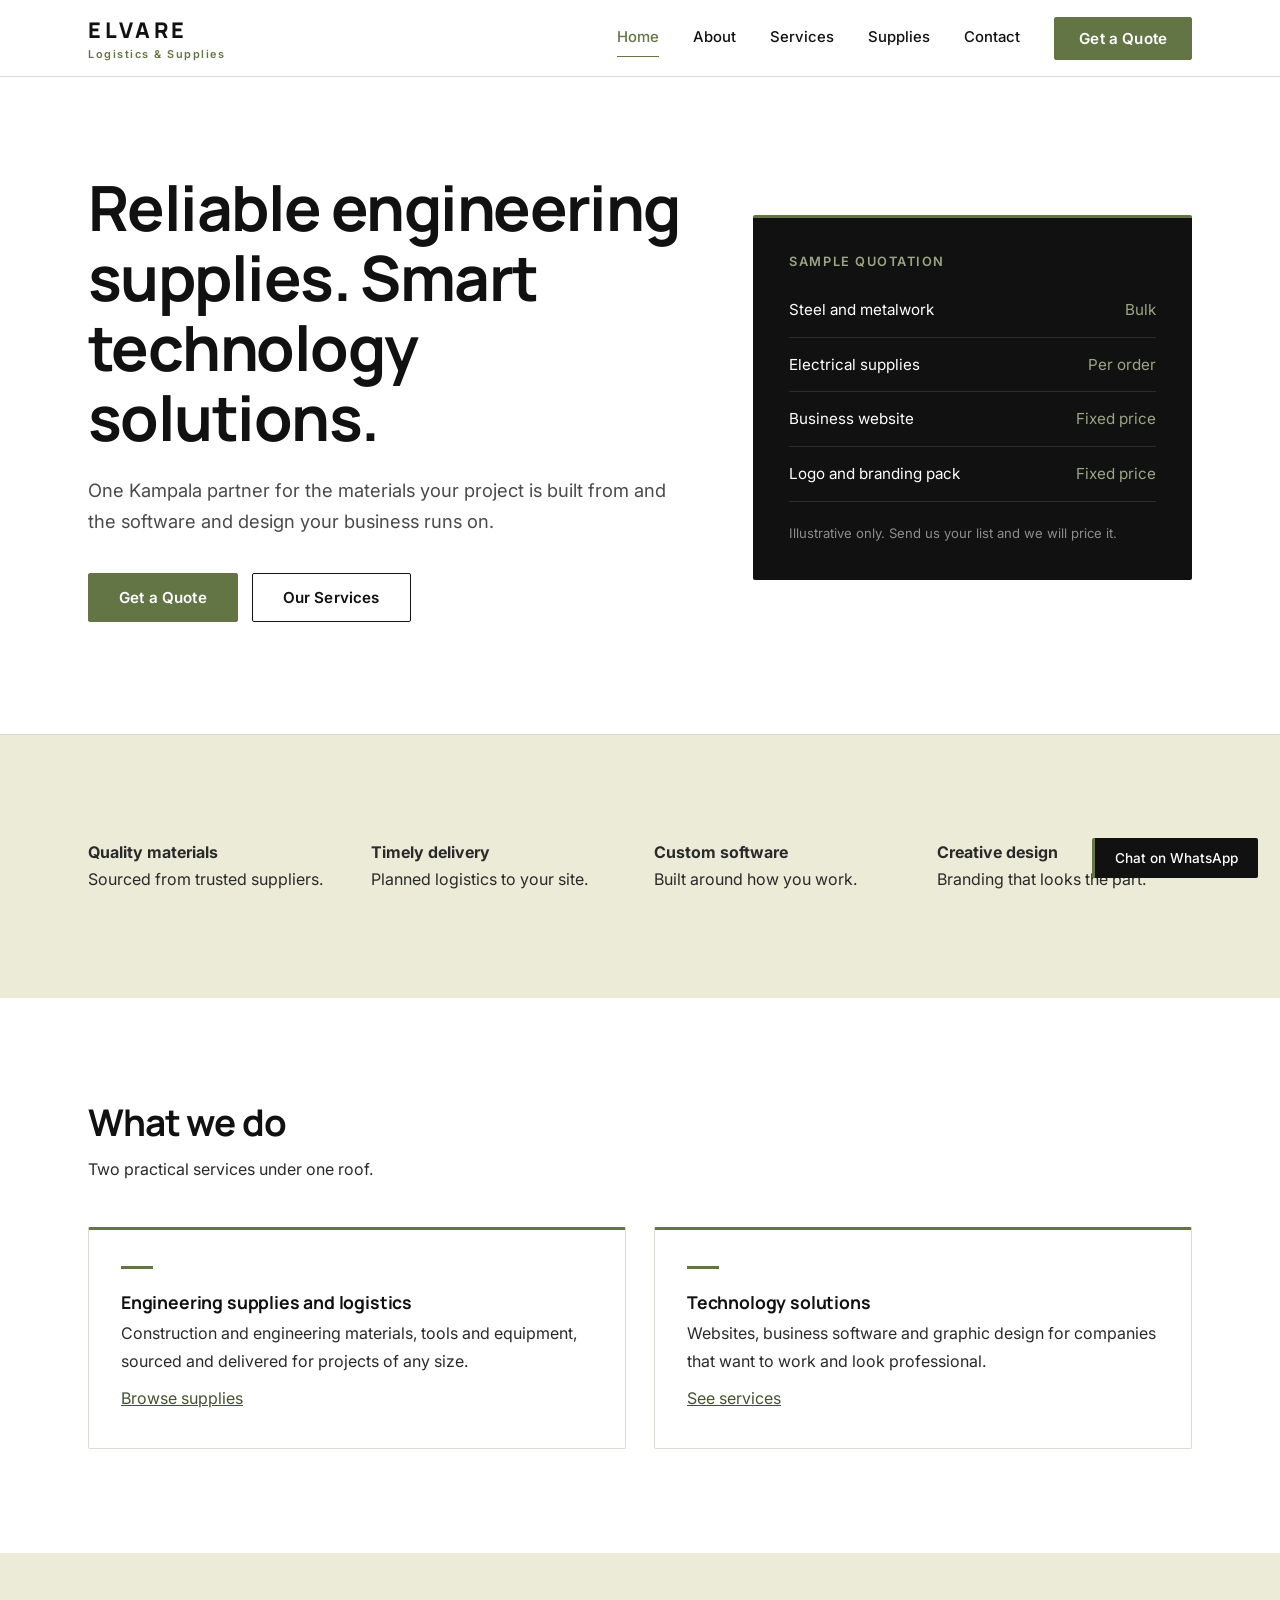
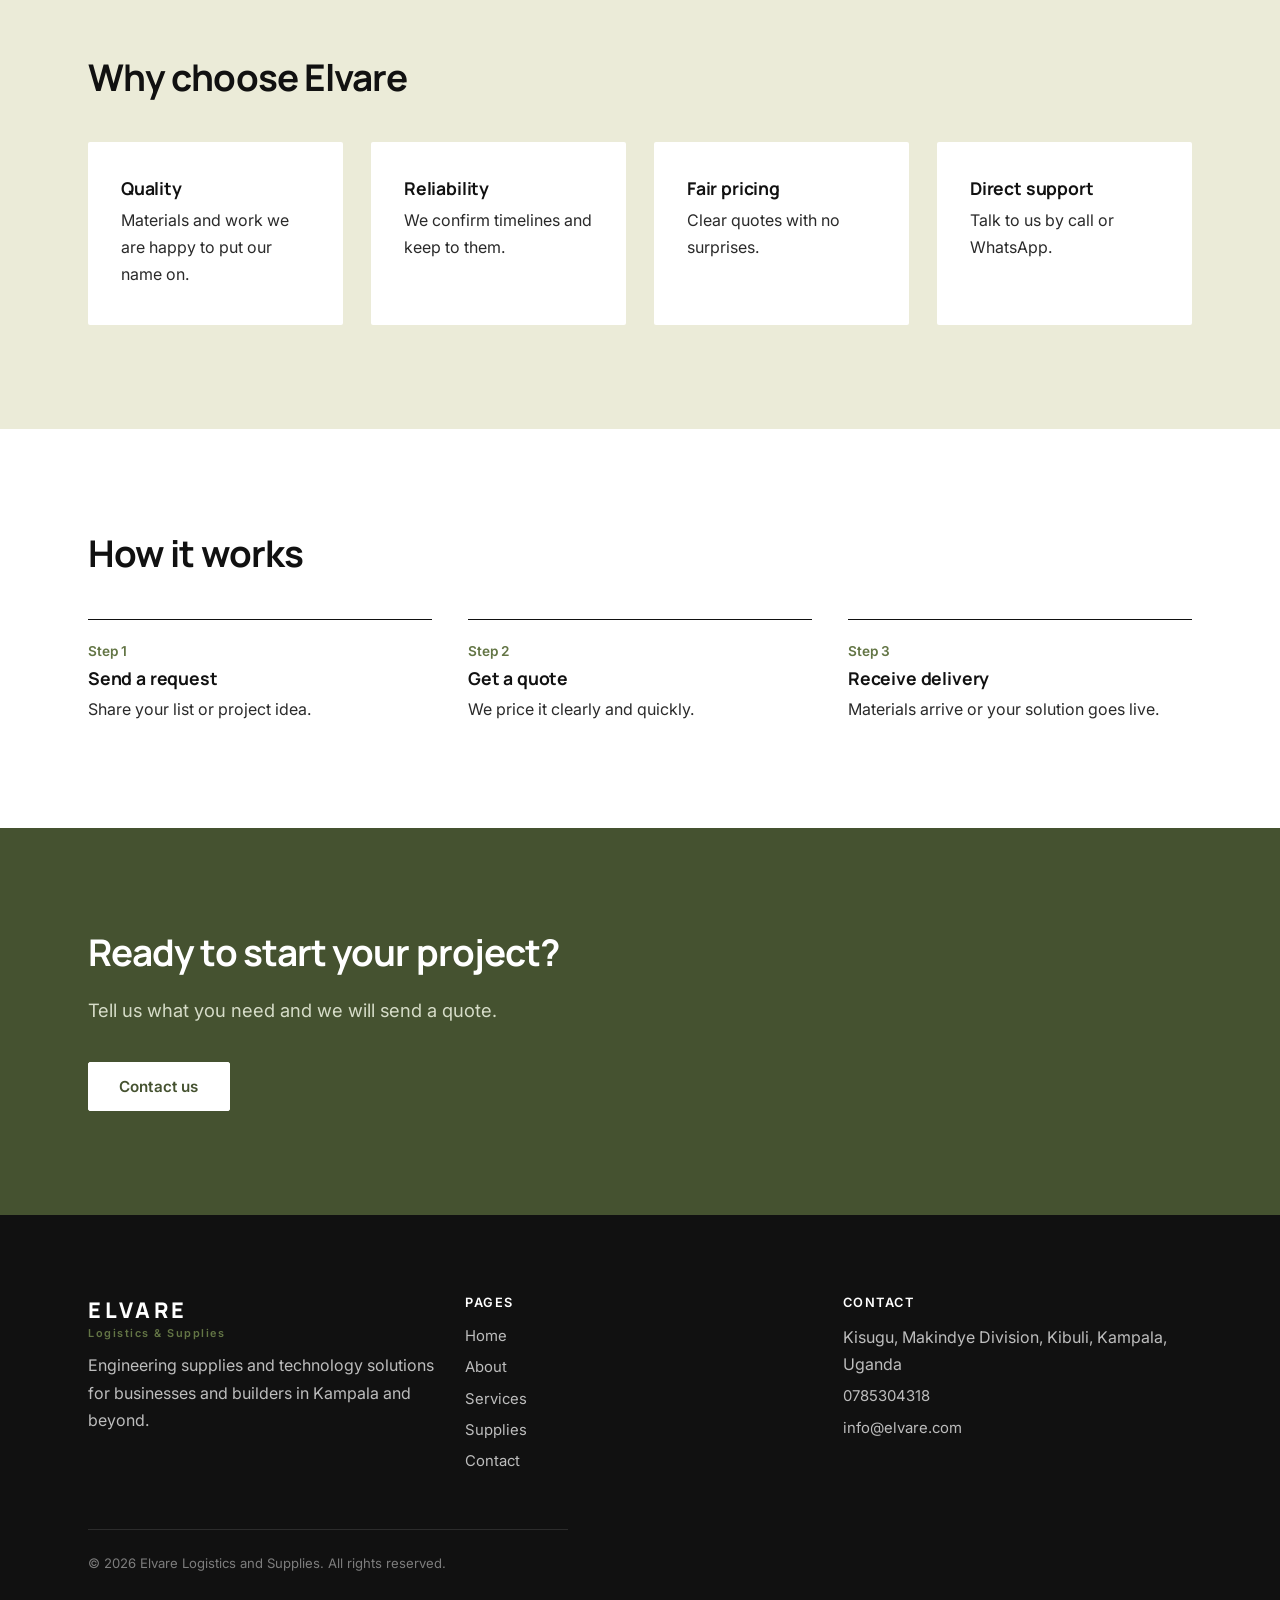
<file: index.html>
<!DOCTYPE html><html lang="en"><head><meta charset="utf-8"><meta name="viewport" content="width=device-width,initial-scale=1">
<title>Engineering Supplies and Technology Solutions in Kampala | Elvare Logistics and Supplies</title><meta name="description" content="Elvare supplies engineering materials and builds software and graphics for businesses in Kampala, Uganda.">
<meta property="og:title" content="Engineering Supplies and Technology Solutions in Kampala | Elvare Logistics and Supplies"><meta property="og:description" content="Elvare supplies engineering materials and builds software and graphics for businesses in Kampala, Uganda."><meta property="og:type" content="website">
<link rel="icon" href="data:image/svg+xml,%3Csvg xmlns='http://www.w3.org/2000/svg' viewBox='0 0 32 32'%3E%3Crect width='32' height='32' rx='6' fill='%23637545'/%3E%3Ctext x='16' y='23' font-size='20' font-weight='800' text-anchor='middle' fill='white'%3EE%3C/text%3E%3C/svg%3E">
<link rel="preconnect" href="https://fonts.googleapis.com"><link href="https://fonts.googleapis.com/css2?family=Manrope:wght@500;600;700;800&family=Inter:wght@400;500;600&display=swap" rel="stylesheet">
<link rel="stylesheet" href="css/style.css"></head><body data-page="index.html"><main>
<section class="hero"><div class="wrap"><div><h1>Reliable engineering supplies. Smart technology solutions.</h1><p class="lead">One Kampala partner for the materials your project is built from and the software and design your business runs on.</p><div class="btns"><a class="btn" href="contact.html">Get a Quote</a><a class="btn out" href="services.html">Our Services</a></div></div>
<aside class="quote" aria-label="Sample quotation"><h3>Sample quotation</h3><div><span>Steel and metalwork</span><span>Bulk</span></div><div><span>Electrical supplies</span><span>Per order</span></div><div><span>Business website</span><span>Fixed price</span></div><div><span>Logo and branding pack</span><span>Fixed price</span></div><p>Illustrative only. Send us your list and we will price it.</p></aside></div></section>
<section class="cream"><div class="wrap"><div class="grid" style="margin-top:0"><div><b>Quality materials</b><p>Sourced from trusted suppliers.</p></div><div><b>Timely delivery</b><p>Planned logistics to your site.</p></div><div><b>Custom software</b><p>Built around how you work.</p></div><div><b>Creative design</b><p>Branding that looks the part.</p></div></div></div></section>
<section><div class="wrap"><h2>What we do</h2><p>Two practical services under one roof.</p><div class="grid two"><div class="card big"><div class="ic">S</div><h3>Engineering supplies and logistics</h3><p>Construction and engineering materials, tools and equipment, sourced and delivered for projects of any size.</p><p style="margin-top:10px"><a href="supplies.html">Browse supplies</a></p></div><div class="card big"><div class="ic">T</div><h3>Technology solutions</h3><p>Websites, business software and graphic design for companies that want to work and look professional.</p><p style="margin-top:10px"><a href="services.html">See services</a></p></div></div></div></section>
<section class="cream"><div class="wrap"><h2>Why choose Elvare</h2><div class="grid"><div class="card"><h3>Quality</h3><p>Materials and work we are happy to put our name on.</p></div><div class="card"><h3>Reliability</h3><p>We confirm timelines and keep to them.</p></div><div class="card"><h3>Fair pricing</h3><p>Clear quotes with no surprises.</p></div><div class="card"><h3>Direct support</h3><p>Talk to us by call or WhatsApp.</p></div></div></div></section>
<section><div class="wrap"><h2>How it works</h2><ol class="steps"><li><h3>Send a request</h3><p>Share your list or project idea.</p></li><li><h3>Get a quote</h3><p>We price it clearly and quickly.</p></li><li><h3>Receive delivery</h3><p>Materials arrive or your solution goes live.</p></li></ol></div></section>
<section class="dark"><div class="wrap"><h2>Ready to start your project?</h2><p class="lead">Tell us what you need and we will send a quote.</p><a class="btn wh" href="contact.html">Contact us</a></div></section>
</main><script src="js/main.js"></script></body></html>
</file>
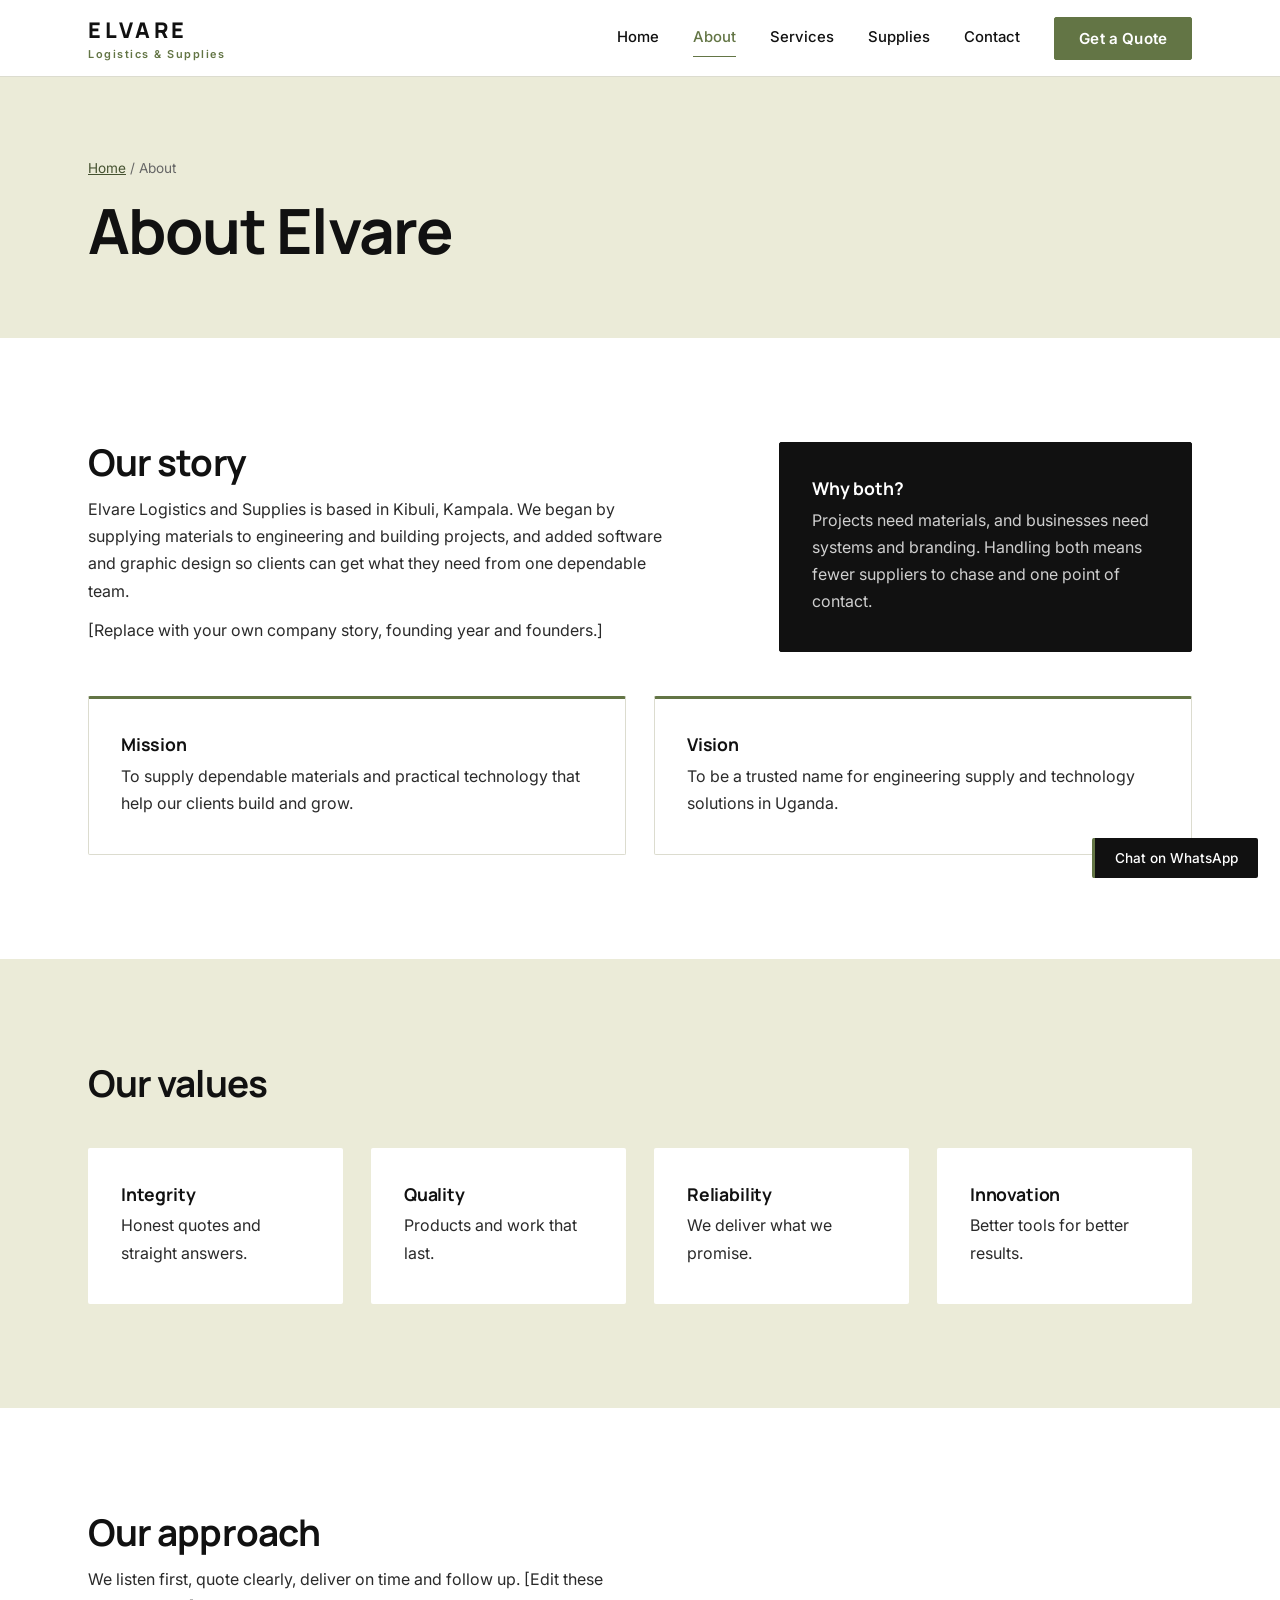
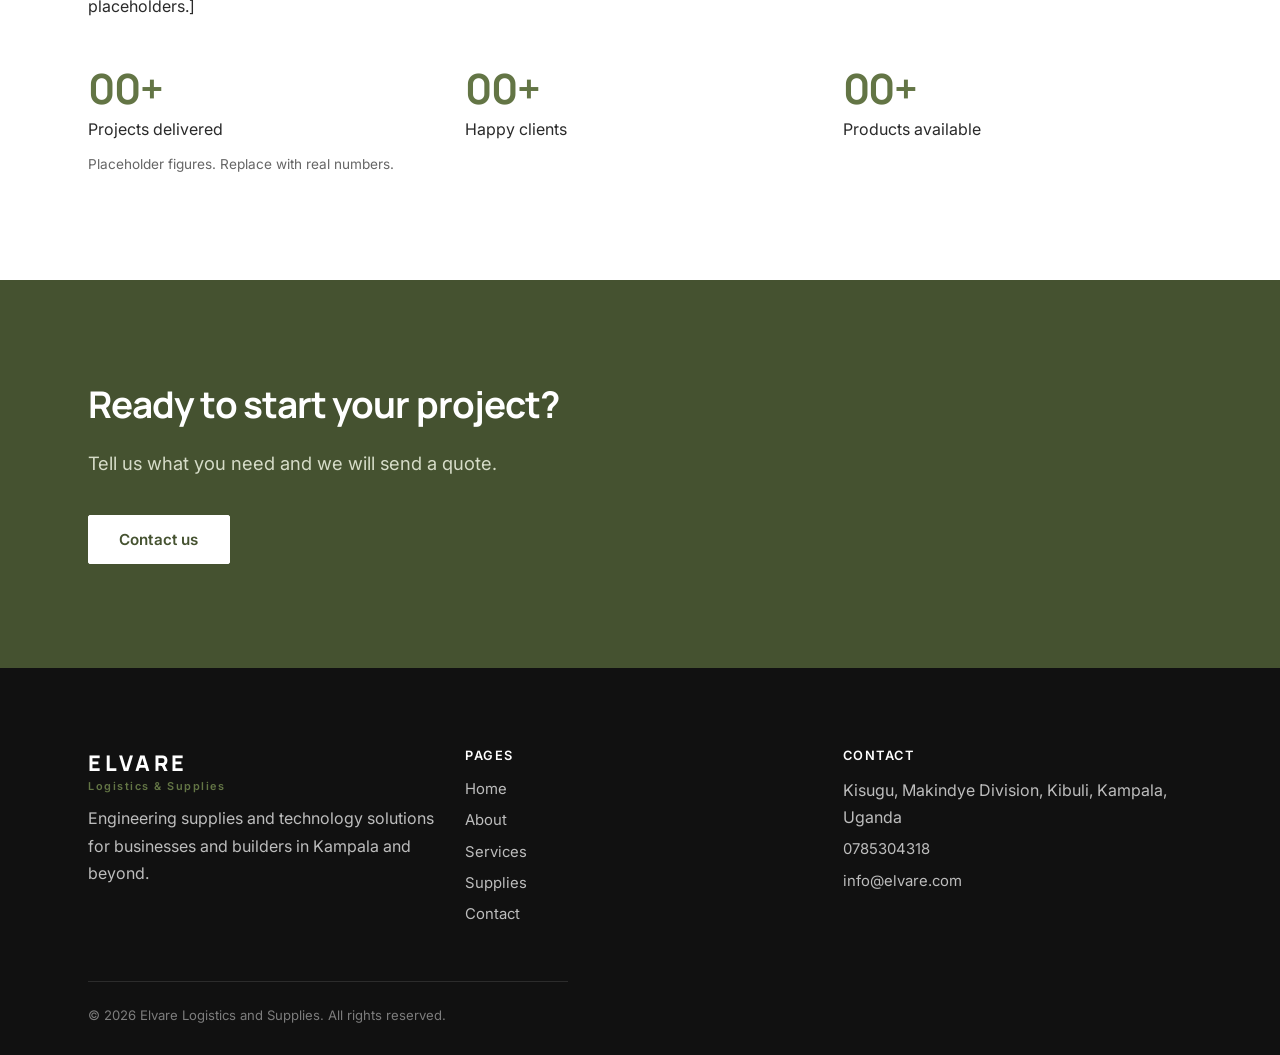
<file: about.html>
<!DOCTYPE html><html lang="en"><head><meta charset="utf-8"><meta name="viewport" content="width=device-width,initial-scale=1">
<title>About Us | Elvare Logistics and Supplies</title><meta name="description" content="Learn about Elvare Logistics and Supplies, our mission, values and how supplies and technology work together.">
<meta property="og:title" content="About Us | Elvare Logistics and Supplies"><meta property="og:description" content="Learn about Elvare Logistics and Supplies, our mission, values and how supplies and technology work together."><meta property="og:type" content="website">
<link rel="icon" href="data:image/svg+xml,%3Csvg xmlns='http://www.w3.org/2000/svg' viewBox='0 0 32 32'%3E%3Crect width='32' height='32' rx='6' fill='%23637545'/%3E%3Ctext x='16' y='23' font-size='20' font-weight='800' text-anchor='middle' fill='white'%3EE%3C/text%3E%3C/svg%3E">
<link rel="preconnect" href="https://fonts.googleapis.com"><link href="https://fonts.googleapis.com/css2?family=Manrope:wght@500;600;700;800&family=Inter:wght@400;500;600&display=swap" rel="stylesheet">
<link rel="stylesheet" href="css/style.css"></head><body data-page="about.html"><main>
<div class="page-h"><div class="wrap"><p class="crumb"><a href="index.html">Home</a> / About</p><h1>About Elvare</h1></div></div>
<section><div class="wrap"><div class="cols"><div><h2>Our story</h2><p>Elvare Logistics and Supplies is based in Kibuli, Kampala. We began by supplying materials to engineering and building projects, and added software and graphic design so clients can get what they need from one dependable team.</p><p style="margin-top:12px">[Replace with your own company story, founding year and founders.]</p></div><div class="card blk"><h3>Why both?</h3><p>Projects need materials, and businesses need systems and branding. Handling both means fewer suppliers to chase and one point of contact.</p></div></div>
<div class="grid two"><div class="card big"><h3>Mission</h3><p>To supply dependable materials and practical technology that help our clients build and grow.</p></div><div class="card big"><h3>Vision</h3><p>To be a trusted name for engineering supply and technology solutions in Uganda.</p></div></div></div></section>
<section class="cream"><div class="wrap"><h2>Our values</h2><div class="grid"><div class="card"><h3>Integrity</h3><p>Honest quotes and straight answers.</p></div><div class="card"><h3>Quality</h3><p>Products and work that last.</p></div><div class="card"><h3>Reliability</h3><p>We deliver what we promise.</p></div><div class="card"><h3>Innovation</h3><p>Better tools for better results.</p></div></div></div></section>
<section><div class="wrap"><h2>Our approach</h2><p>We listen first, quote clearly, deliver on time and follow up. [Edit these placeholders.]</p><div class="stats"><div><b>00+</b>Projects delivered</div><div><b>00+</b>Happy clients</div><div><b>00+</b>Products available</div></div><p style="margin-top:10px;font-size:.85rem;color:#666">Placeholder figures. Replace with real numbers.</p></div></section>
<section class="dark"><div class="wrap"><h2>Ready to start your project?</h2><p class="lead">Tell us what you need and we will send a quote.</p><a class="btn wh" href="contact.html">Contact us</a></div></section>
</main><script src="js/main.js"></script></body></html>
</file>
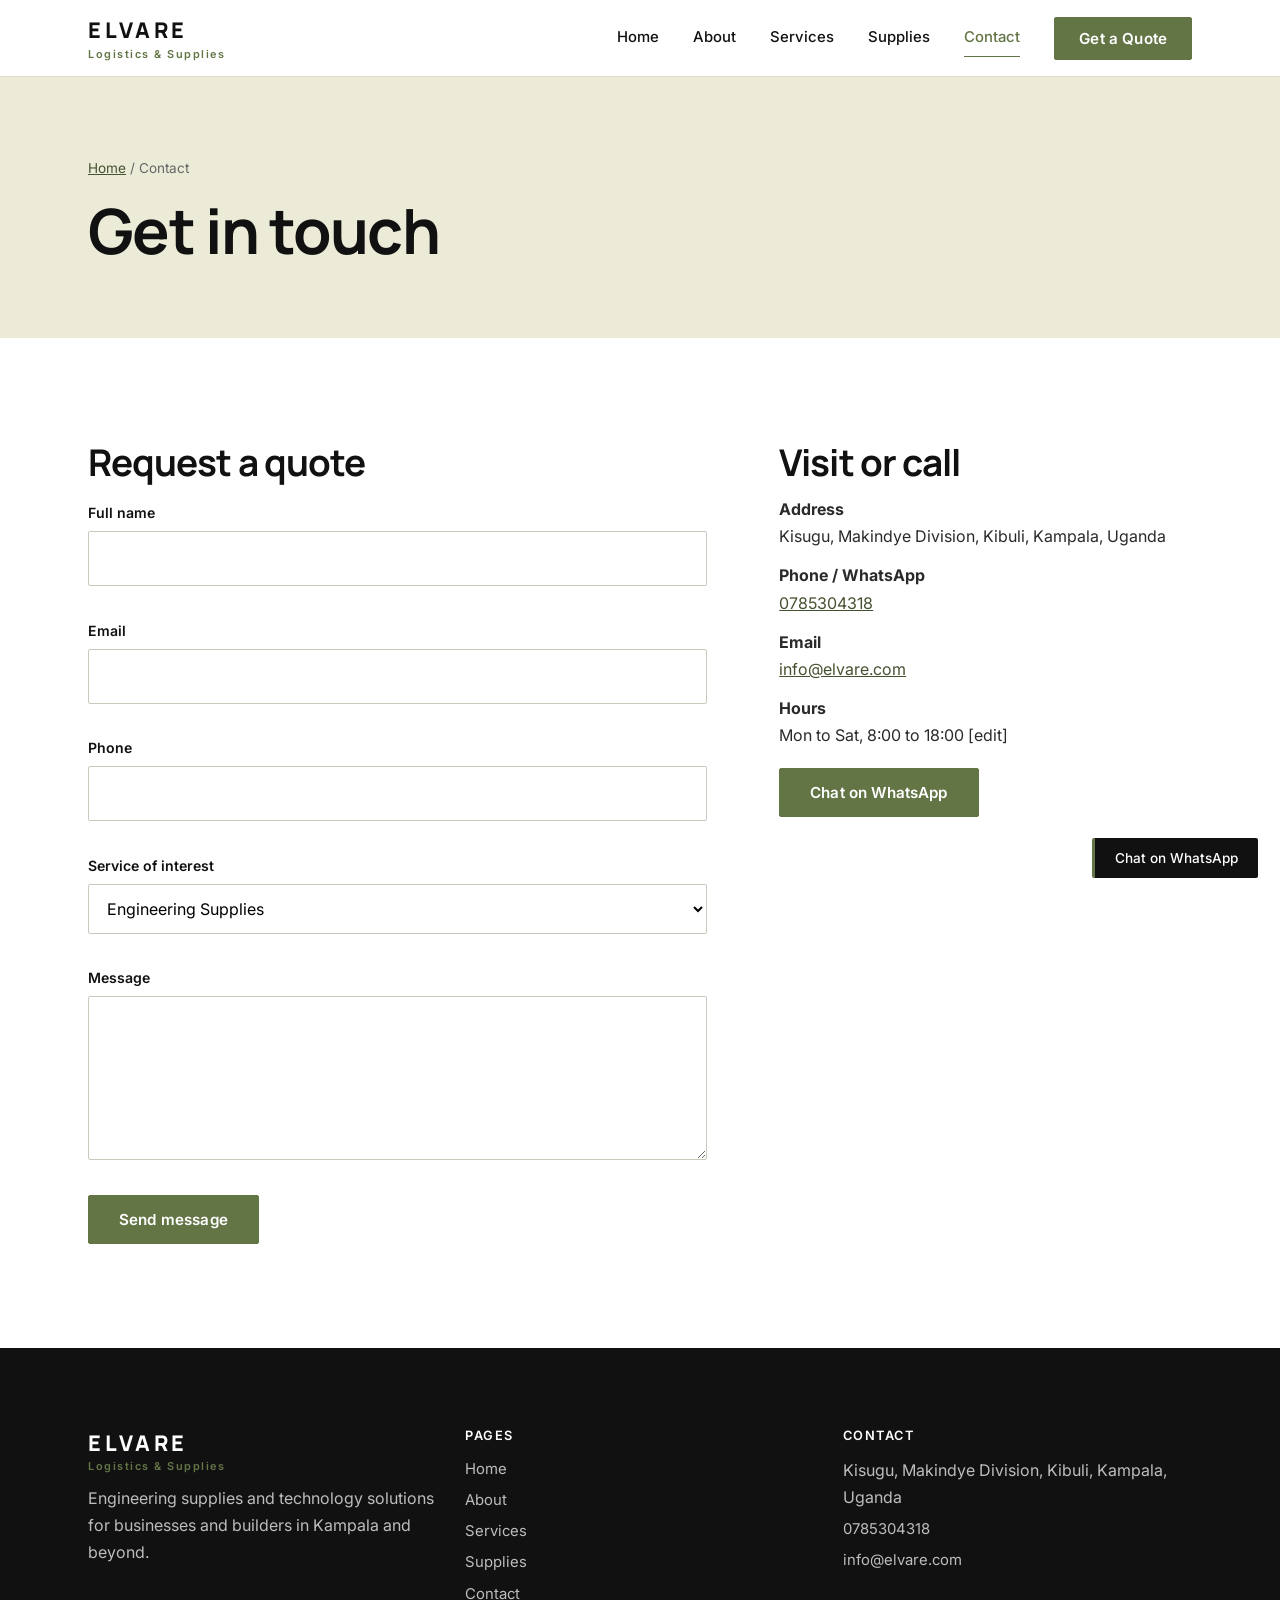
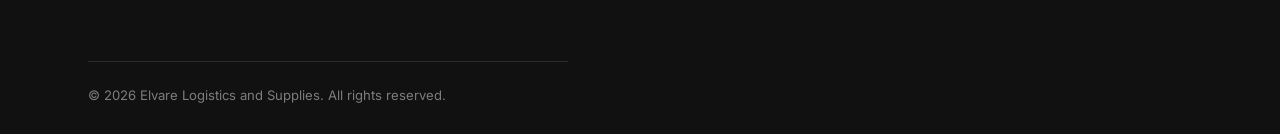
<file: contact.html>
<!DOCTYPE html><html lang="en"><head><meta charset="utf-8"><meta name="viewport" content="width=device-width,initial-scale=1">
<title>Contact | Elvare Logistics and Supplies</title><meta name="description" content="Contact Elvare Logistics and Supplies in Kibuli, Kampala for quotes on engineering supplies, software and graphic design.">
<meta property="og:title" content="Contact | Elvare Logistics and Supplies"><meta property="og:description" content="Contact Elvare Logistics and Supplies in Kibuli, Kampala for quotes on engineering supplies, software and graphic design."><meta property="og:type" content="website">
<link rel="icon" href="data:image/svg+xml,%3Csvg xmlns='http://www.w3.org/2000/svg' viewBox='0 0 32 32'%3E%3Crect width='32' height='32' rx='6' fill='%23637545'/%3E%3Ctext x='16' y='23' font-size='20' font-weight='800' text-anchor='middle' fill='white'%3EE%3C/text%3E%3C/svg%3E">
<link rel="preconnect" href="https://fonts.googleapis.com"><link href="https://fonts.googleapis.com/css2?family=Manrope:wght@500;600;700;800&family=Inter:wght@400;500;600&display=swap" rel="stylesheet">
<link rel="stylesheet" href="css/style.css"></head><body data-page="contact.html"><main>
<div class="page-h"><div class="wrap"><p class="crumb"><a href="index.html">Home</a> / Contact</p><h1>Get in touch</h1></div></div>
<section><div class="wrap"><div class="cols"><div><h2>Request a quote</h2><form id="cf" novalidate>
<label for="name">Full name</label><input id="name" name="name" data-msg="Enter your full name."><div class="err"></div>
<label for="email">Email</label><input id="email" name="email" type="email" data-msg="Enter a valid email address."><div class="err"></div>
<label for="phone">Phone</label><input id="phone" name="phone" type="tel" data-msg="Enter a valid phone number."><div class="err"></div>
<label for="service">Service of interest</label><select id="service" name="service"><option>Engineering Supplies</option><option>Software</option><option>Graphic Design</option><option>Other</option></select><div class="err"></div>
<label for="message">Message</label><textarea id="message" name="message" rows="5" data-msg="Write at least 10 characters."></textarea><div class="err"></div>
<button class="btn" type="submit" style="margin-top:12px">Send message</button></form>
<div id="ok" role="status">Message ready. WhatsApp has opened with your details so you can send it straight to us.</div></div>
<aside><h2>Visit or call</h2><p><b>Address</b><br>Kisugu, Makindye Division, Kibuli, Kampala, Uganda</p><p style="margin-top:12px"><b>Phone / WhatsApp</b><br><a href="tel:0785304318">0785304318</a></p><p style="margin-top:12px"><b>Email</b><br><a href="mailto:info@elvare.com">info@elvare.com</a></p><p style="margin-top:12px"><b>Hours</b><br>Mon to Sat, 8:00 to 18:00 [edit]</p>
<p style="margin-top:18px"><a class="btn" href="https://wa.me/256785304318" target="_blank" rel="noopener">Chat on WhatsApp</a></p>
<iframe title="Map of Kibuli, Kampala" loading="lazy" src="https://maps.google.com/maps?q=Kibuli,Kampala&output=embed"></iframe></aside></div></div></section>
</main><script src="js/main.js"></script></body></html>
</file>
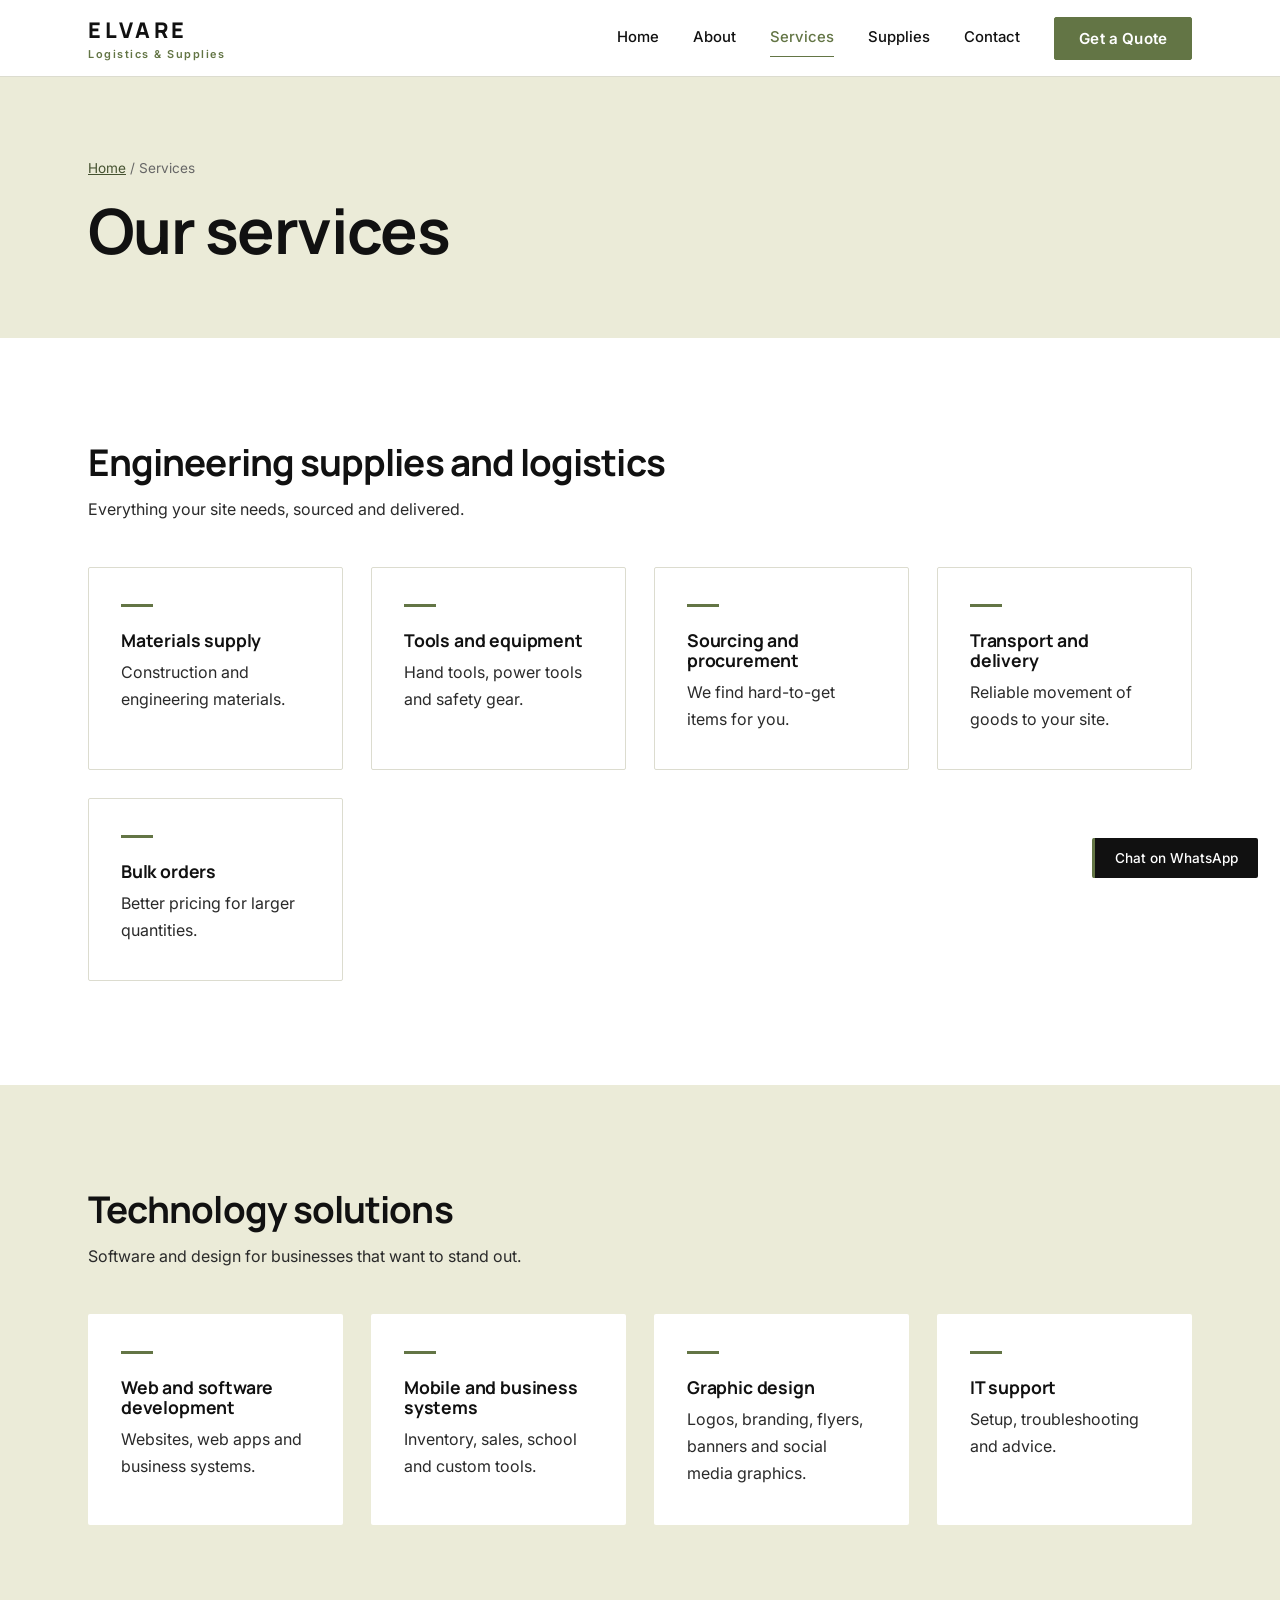
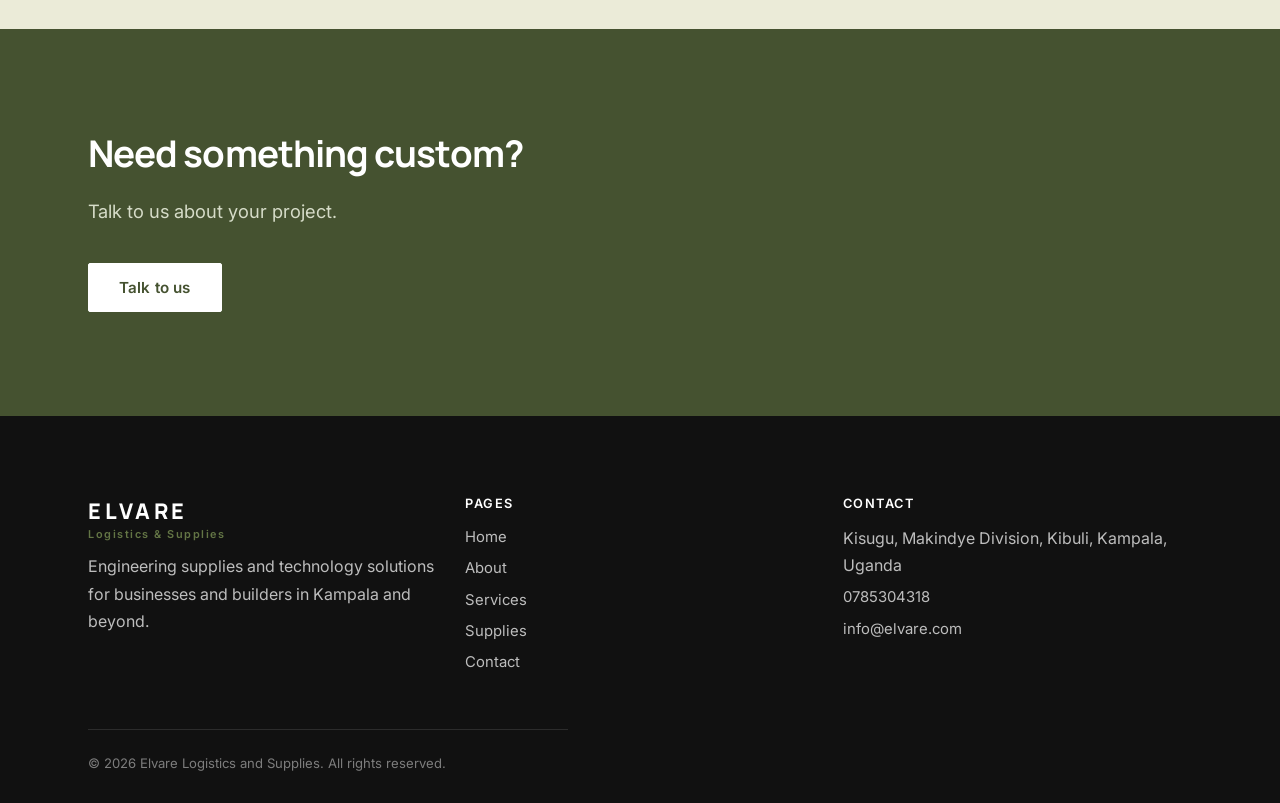
<file: services.html>
<!DOCTYPE html><html lang="en"><head><meta charset="utf-8"><meta name="viewport" content="width=device-width,initial-scale=1">
<title>Services | Elvare Logistics and Supplies</title><meta name="description" content="Engineering supplies, logistics, software development, web design and graphic design from Elvare in Kampala.">
<meta property="og:title" content="Services | Elvare Logistics and Supplies"><meta property="og:description" content="Engineering supplies, logistics, software development, web design and graphic design from Elvare in Kampala."><meta property="og:type" content="website">
<link rel="icon" href="data:image/svg+xml,%3Csvg xmlns='http://www.w3.org/2000/svg' viewBox='0 0 32 32'%3E%3Crect width='32' height='32' rx='6' fill='%23637545'/%3E%3Ctext x='16' y='23' font-size='20' font-weight='800' text-anchor='middle' fill='white'%3EE%3C/text%3E%3C/svg%3E">
<link rel="preconnect" href="https://fonts.googleapis.com"><link href="https://fonts.googleapis.com/css2?family=Manrope:wght@500;600;700;800&family=Inter:wght@400;500;600&display=swap" rel="stylesheet">
<link rel="stylesheet" href="css/style.css"></head><body data-page="services.html"><main>
<div class="page-h"><div class="wrap"><p class="crumb"><a href="index.html">Home</a> / Services</p><h1>Our services</h1></div></div>
<section><div class="wrap"><h2>Engineering supplies and logistics</h2><p>Everything your site needs, sourced and delivered.</p><div class="grid">
<div class="card"><div class="ic">M</div><h3>Materials supply</h3><p>Construction and engineering materials.</p></div>
<div class="card"><div class="ic">T</div><h3>Tools and equipment</h3><p>Hand tools, power tools and safety gear.</p></div>
<div class="card"><div class="ic">P</div><h3>Sourcing and procurement</h3><p>We find hard-to-get items for you.</p></div>
<div class="card"><div class="ic">D</div><h3>Transport and delivery</h3><p>Reliable movement of goods to your site.</p></div>
<div class="card"><div class="ic">B</div><h3>Bulk orders</h3><p>Better pricing for larger quantities.</p></div></div></div></section>
<section class="cream"><div class="wrap"><h2>Technology solutions</h2><p>Software and design for businesses that want to stand out.</p><div class="grid">
<div class="card"><div class="ic">W</div><h3>Web and software development</h3><p>Websites, web apps and business systems.</p></div>
<div class="card"><div class="ic">A</div><h3>Mobile and business systems</h3><p>Inventory, sales, school and custom tools.</p></div>
<div class="card"><div class="ic">G</div><h3>Graphic design</h3><p>Logos, branding, flyers, banners and social media graphics.</p></div>
<div class="card"><div class="ic">I</div><h3>IT support</h3><p>Setup, troubleshooting and advice.</p></div></div></div></section>
<section class="dark"><div class="wrap"><h2>Need something custom?</h2><p class="lead">Talk to us about your project.</p><a class="btn wh" href="contact.html">Talk to us</a></div></section>
</main><script src="js/main.js"></script></body></html>
</file>
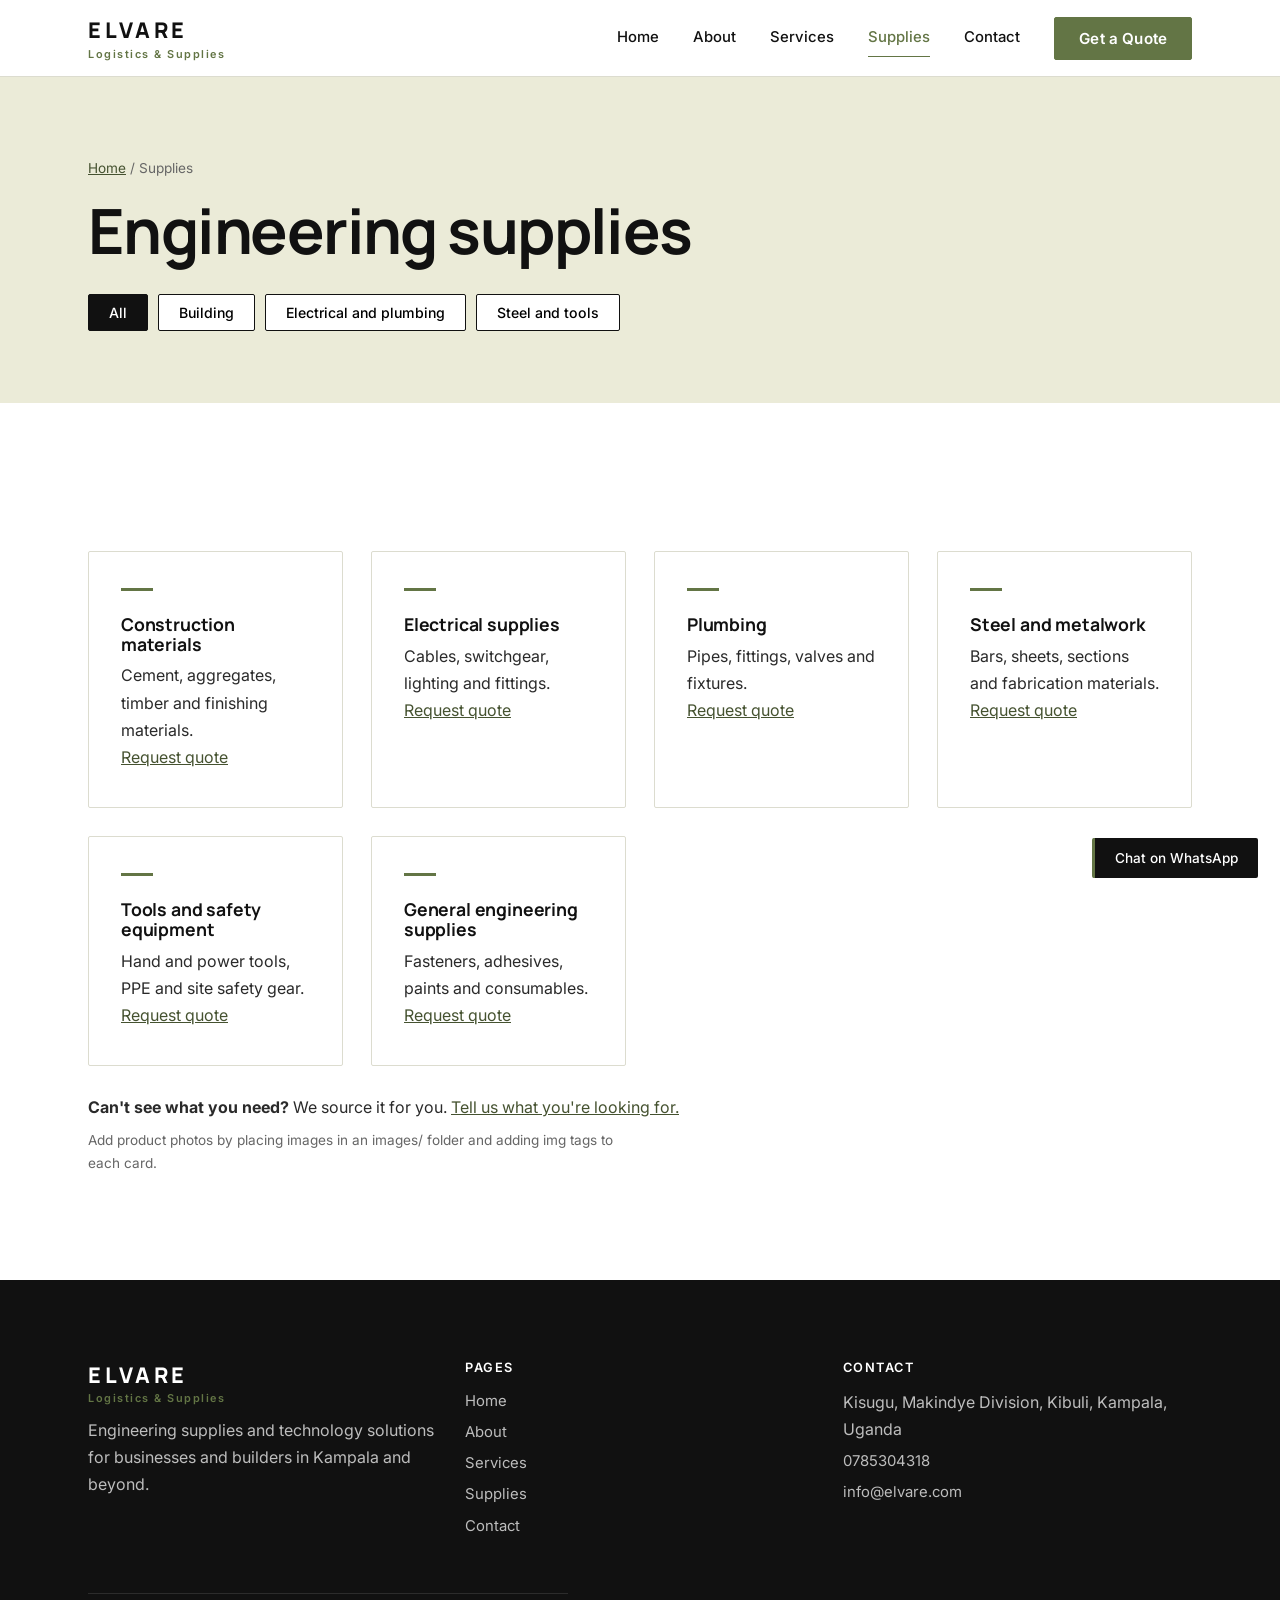
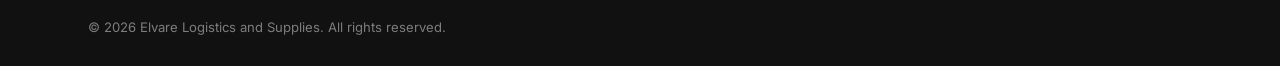
<file: supplies.html>
<!DOCTYPE html><html lang="en"><head><meta charset="utf-8"><meta name="viewport" content="width=device-width,initial-scale=1">
<title>Supplies | Elvare Logistics and Supplies</title><meta name="description" content="Browse engineering supply categories from Elvare: construction materials, electrical, plumbing, steel, tools and safety equipment.">
<meta property="og:title" content="Supplies | Elvare Logistics and Supplies"><meta property="og:description" content="Browse engineering supply categories from Elvare: construction materials, electrical, plumbing, steel, tools and safety equipment."><meta property="og:type" content="website">
<link rel="icon" href="data:image/svg+xml,%3Csvg xmlns='http://www.w3.org/2000/svg' viewBox='0 0 32 32'%3E%3Crect width='32' height='32' rx='6' fill='%23637545'/%3E%3Ctext x='16' y='23' font-size='20' font-weight='800' text-anchor='middle' fill='white'%3EE%3C/text%3E%3C/svg%3E">
<link rel="preconnect" href="https://fonts.googleapis.com"><link href="https://fonts.googleapis.com/css2?family=Manrope:wght@500;600;700;800&family=Inter:wght@400;500;600&display=swap" rel="stylesheet">
<link rel="stylesheet" href="css/style.css"></head><body data-page="supplies.html"><main>
<div class="page-h"><div class="wrap"><p class="crumb"><a href="index.html">Home</a> / Supplies</p><h1>Engineering supplies</h1><div class="filters"><button class="on" data-f="all">All</button><button data-f="build">Building</button><button data-f="utility">Electrical and plumbing</button><button data-f="metal">Steel and tools</button></div></div></div>
<section><div class="wrap"><div class="grid">
<div class="card" data-c="build"><div class="ic">C</div><h3>Construction materials</h3><p>Cement, aggregates, timber and finishing materials.</p><p><a href="contact.html?service=Engineering%20Supplies">Request quote</a></p></div>
<div class="card" data-c="utility"><div class="ic">E</div><h3>Electrical supplies</h3><p>Cables, switchgear, lighting and fittings.</p><p><a href="contact.html?service=Engineering%20Supplies">Request quote</a></p></div>
<div class="card" data-c="utility"><div class="ic">P</div><h3>Plumbing</h3><p>Pipes, fittings, valves and fixtures.</p><p><a href="contact.html?service=Engineering%20Supplies">Request quote</a></p></div>
<div class="card" data-c="metal"><div class="ic">S</div><h3>Steel and metalwork</h3><p>Bars, sheets, sections and fabrication materials.</p><p><a href="contact.html?service=Engineering%20Supplies">Request quote</a></p></div>
<div class="card" data-c="metal"><div class="ic">T</div><h3>Tools and safety equipment</h3><p>Hand and power tools, PPE and site safety gear.</p><p><a href="contact.html?service=Engineering%20Supplies">Request quote</a></p></div>
<div class="card" data-c="build"><div class="ic">G</div><h3>General engineering supplies</h3><p>Fasteners, adhesives, paints and consumables.</p><p><a href="contact.html?service=Engineering%20Supplies">Request quote</a></p></div></div>
<p style="margin-top:28px"><b>Can't see what you need?</b> We source it for you. <a href="contact.html">Tell us what you're looking for.</a></p><p style="font-size:.85rem;color:#666;margin-top:8px">Add product photos by placing images in an images/ folder and adding img tags to each card.</p></div></section>
</main><script src="js/main.js"></script></body></html>
</file>
<file: css/style.css>
:root{--cream:#EBEBD8;--g:#637545;--gd:#455230;--sage:#9BA685;--k:#111;--w:#fff;--line:#dcdccf;--hf:Manrope,Inter,system-ui,sans-serif}
*{box-sizing:border-box;margin:0;padding:0}
html{scroll-behavior:smooth}
body{font:400 16px/1.7 Inter,system-ui,sans-serif;color:#2a2a2a;background:var(--w);-webkit-font-smoothing:antialiased}
h1,h2,h3{font-family:var(--hf);color:var(--k);line-height:1.12;letter-spacing:-.025em}
h1{font-size:clamp(2.4rem,5vw,3.9rem);font-weight:700}
h2{font-size:clamp(1.7rem,3vw,2.3rem);font-weight:700;margin-bottom:.8rem}
h3{font-size:1.1rem;font-weight:700;margin-bottom:.5rem;letter-spacing:-.01em}
a{color:var(--gd)}
p{max-width:60ch}
img{max-width:100%}
:focus-visible{outline:2px solid var(--g);outline-offset:3px}
.wrap{max-width:1160px;margin:0 auto;padding:0 28px}
section{padding:104px 0}
.cream{background:var(--cream)}
.dark{background:var(--gd);color:#e8ecdf}.dark h2{color:#fff}.dark a{color:#fff}
.lead{font-size:1.15rem;color:#4a4a4a;margin:22px 0 36px;line-height:1.7}
.dark .lead{color:#d6dcc8}
.btn{display:inline-block;padding:14px 30px;border-radius:2px;font:600 .95rem Inter,sans-serif;letter-spacing:.01em;text-decoration:none;border:1px solid var(--g);background:var(--g);color:#fff;cursor:pointer;transition:background .2s,color .2s}
.btn:hover{background:var(--gd);border-color:var(--gd)}
.btn.out{background:transparent;color:var(--k);border-color:var(--k)}
.btn.out:hover{background:var(--k);color:#fff}
.btn.wh{background:#fff;color:var(--gd);border-color:#fff}
.btn.wh:hover{background:var(--cream)}
header{position:sticky;top:0;z-index:20;background:rgba(255,255,255,.96);border-bottom:1px solid var(--line);backdrop-filter:blur(6px)}
.bar{display:flex;align-items:center;justify-content:space-between;height:76px}
.logo{text-decoration:none;color:var(--k);line-height:1.1}
.logo b{font:800 1.35rem var(--hf);letter-spacing:.18em;display:block}
.logo small{color:var(--g);font-weight:600;font-size:.68rem;letter-spacing:.14em}
nav{display:flex;align-items:center;gap:34px}
nav a{text-decoration:none;color:var(--k);font-weight:500;font-size:.93rem;padding:6px 0;border-bottom:1px solid transparent}
nav a:hover,nav a.on{color:var(--g);border-bottom-color:var(--g)}
nav .btn{color:#fff;padding:11px 24px;border:1px solid var(--g)}nav .btn:hover{color:#fff;border-color:var(--gd)}
#tg{display:none;background:none;border:0;font-size:1.6rem;cursor:pointer}
.hero{padding:96px 0 112px;border-bottom:1px solid var(--line)}
.hero .wrap{display:grid;grid-template-columns:1.15fr .85fr;gap:72px;align-items:center}
.btns{display:flex;gap:14px;flex-wrap:wrap}
.quote{background:var(--k);color:#fff;border-radius:2px;padding:36px;border-top:3px solid var(--g)}
.quote h3{color:var(--sage);font:600 .8rem Inter,sans-serif;letter-spacing:.12em;text-transform:uppercase;margin-bottom:14px}
.quote div{display:flex;justify-content:space-between;gap:12px;padding:14px 0;border-bottom:1px solid #2c2c2c;font-size:.95rem}
.quote span:last-child{color:var(--sage)}
.quote p{margin-top:20px;font-size:.82rem;color:#8d8d8d}
.grid{display:grid;gap:28px;grid-template-columns:repeat(auto-fit,minmax(250px,1fr));margin-top:44px}
.grid.two{grid-template-columns:repeat(auto-fit,minmax(340px,1fr))}
.card{background:#fff;border:1px solid var(--line);border-radius:2px;padding:36px 32px}
.cream .card{border-color:transparent}
.card .ic{font-size:0;width:32px;height:3px;background:var(--g);margin-bottom:24px}
.card.big{border-top:3px solid var(--g)}
.card.blk{background:var(--k);color:#cfcfcf;border-color:var(--k)}.card.blk h3{color:#fff}
.steps{display:grid;gap:36px;grid-template-columns:repeat(auto-fit,minmax(220px,1fr));margin-top:44px;list-style:none;counter-reset:s}
.steps li{counter-increment:s;border-top:1px solid var(--k);padding-top:20px}
.steps li::before{content:"Step " counter(s);display:block;color:var(--g);font-weight:600;font-size:.85rem;margin-bottom:6px}
.page-h{background:var(--cream);padding:80px 0 72px}
.crumb{font-size:.85rem;color:#666;margin-bottom:16px}
.stats{display:grid;grid-template-columns:repeat(auto-fit,minmax(170px,1fr));gap:28px;margin-top:40px}
.stats b{display:block;font:700 2.6rem var(--hf);color:var(--g);letter-spacing:-.03em}
.filters{display:flex;gap:10px;flex-wrap:wrap;margin-top:28px}
.filters button{padding:9px 20px;border-radius:2px;border:1px solid var(--k);background:#fff;font:500 .88rem Inter,sans-serif;cursor:pointer}
.filters button.on,.filters button:hover{background:var(--k);color:#fff}
.cols{display:grid;grid-template-columns:1.2fr .8fr;gap:72px}
form label{display:block;font-weight:600;font-size:.88rem;margin:18px 0 6px;color:var(--k)}
input,select,textarea{width:100%;padding:13px 14px;border:1px solid #c9c9bd;border-radius:2px;font:inherit;background:#fff}
input:focus,select:focus,textarea:focus{border-color:var(--g);outline:none;box-shadow:0 0 0 3px rgba(99,117,69,.15)}
.err{color:#a3261f;font-size:.82rem;min-height:1.1em}
#ok{display:none;background:var(--cream);border-left:3px solid var(--g);padding:16px;margin-top:18px}
iframe{border:0;width:100%;height:260px;margin-top:28px;filter:grayscale(.4)}
footer{background:var(--k);color:#bdbdbd;padding:80px 0 28px}
footer .grid{margin-top:0}
footer h3{color:#fff;font:600 .8rem Inter,sans-serif;letter-spacing:.12em;text-transform:uppercase;margin-bottom:14px}
footer a{color:#bdbdbd;display:block;text-decoration:none;margin:6px 0;font-size:.93rem}footer a:hover{color:var(--sage)}
footer .logo{color:#fff;margin:0}footer .logo b{color:#fff}
.copy{border-top:1px solid #2c2c2c;margin-top:48px;padding-top:22px;font-size:.82rem;color:#7d7d7d}
.wa{position:fixed;right:22px;bottom:22px;z-index:30;background:var(--k);color:#fff;text-decoration:none;font:500 .85rem Inter,sans-serif;padding:12px 20px;border-radius:2px;border-left:3px solid var(--g)}
.wa:hover{background:var(--gd)}
@media(max-width:820px){
#tg{display:block}
nav{display:none;position:absolute;top:76px;left:0;right:0;background:#fff;flex-direction:column;align-items:flex-start;gap:18px;padding:24px 28px;border-bottom:1px solid var(--line)}
nav.open{display:flex}
.hero .wrap,.cols{grid-template-columns:1fr;gap:48px}
.hero{padding:64px 0 72px}
section{padding:72px 0}}
@media(prefers-reduced-motion:no-preference){.hero h1{animation:f .8s ease both}@keyframes f{from{opacity:0;transform:translateY(10px)}}}
</file>
